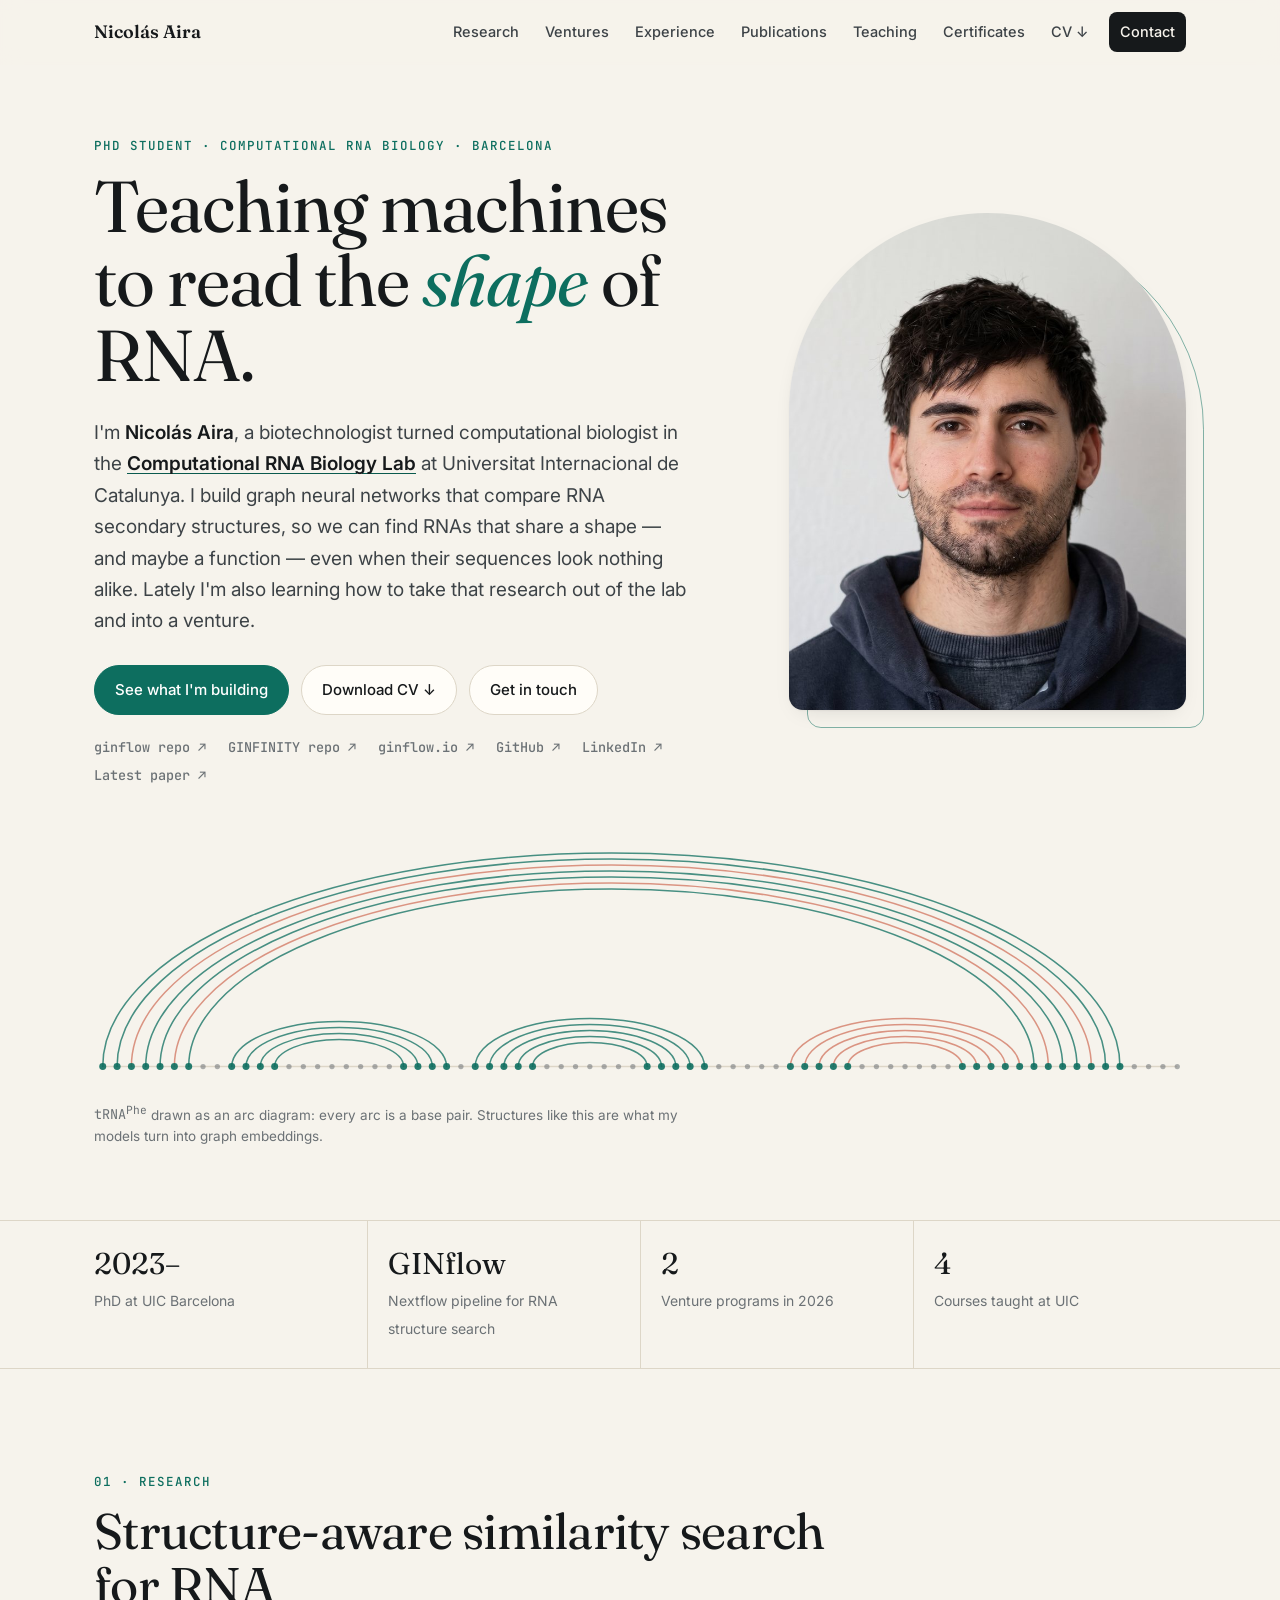
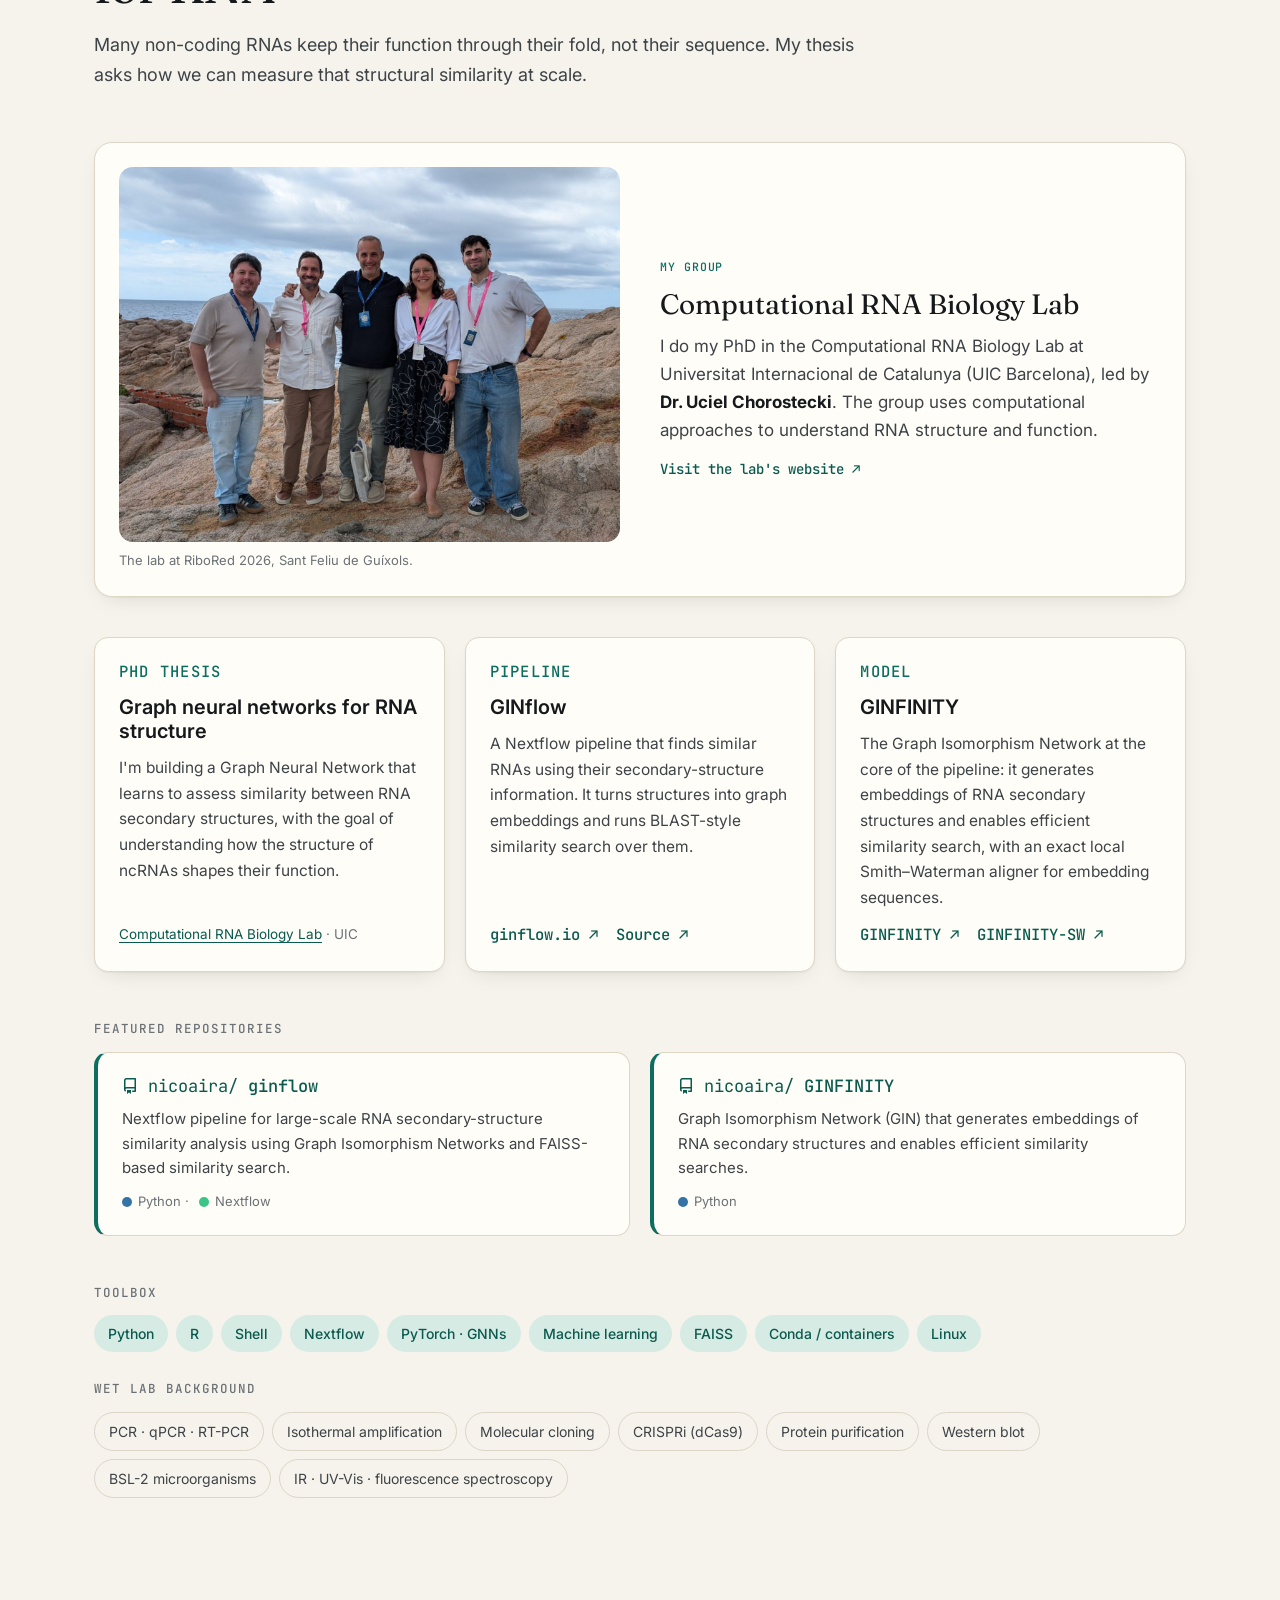
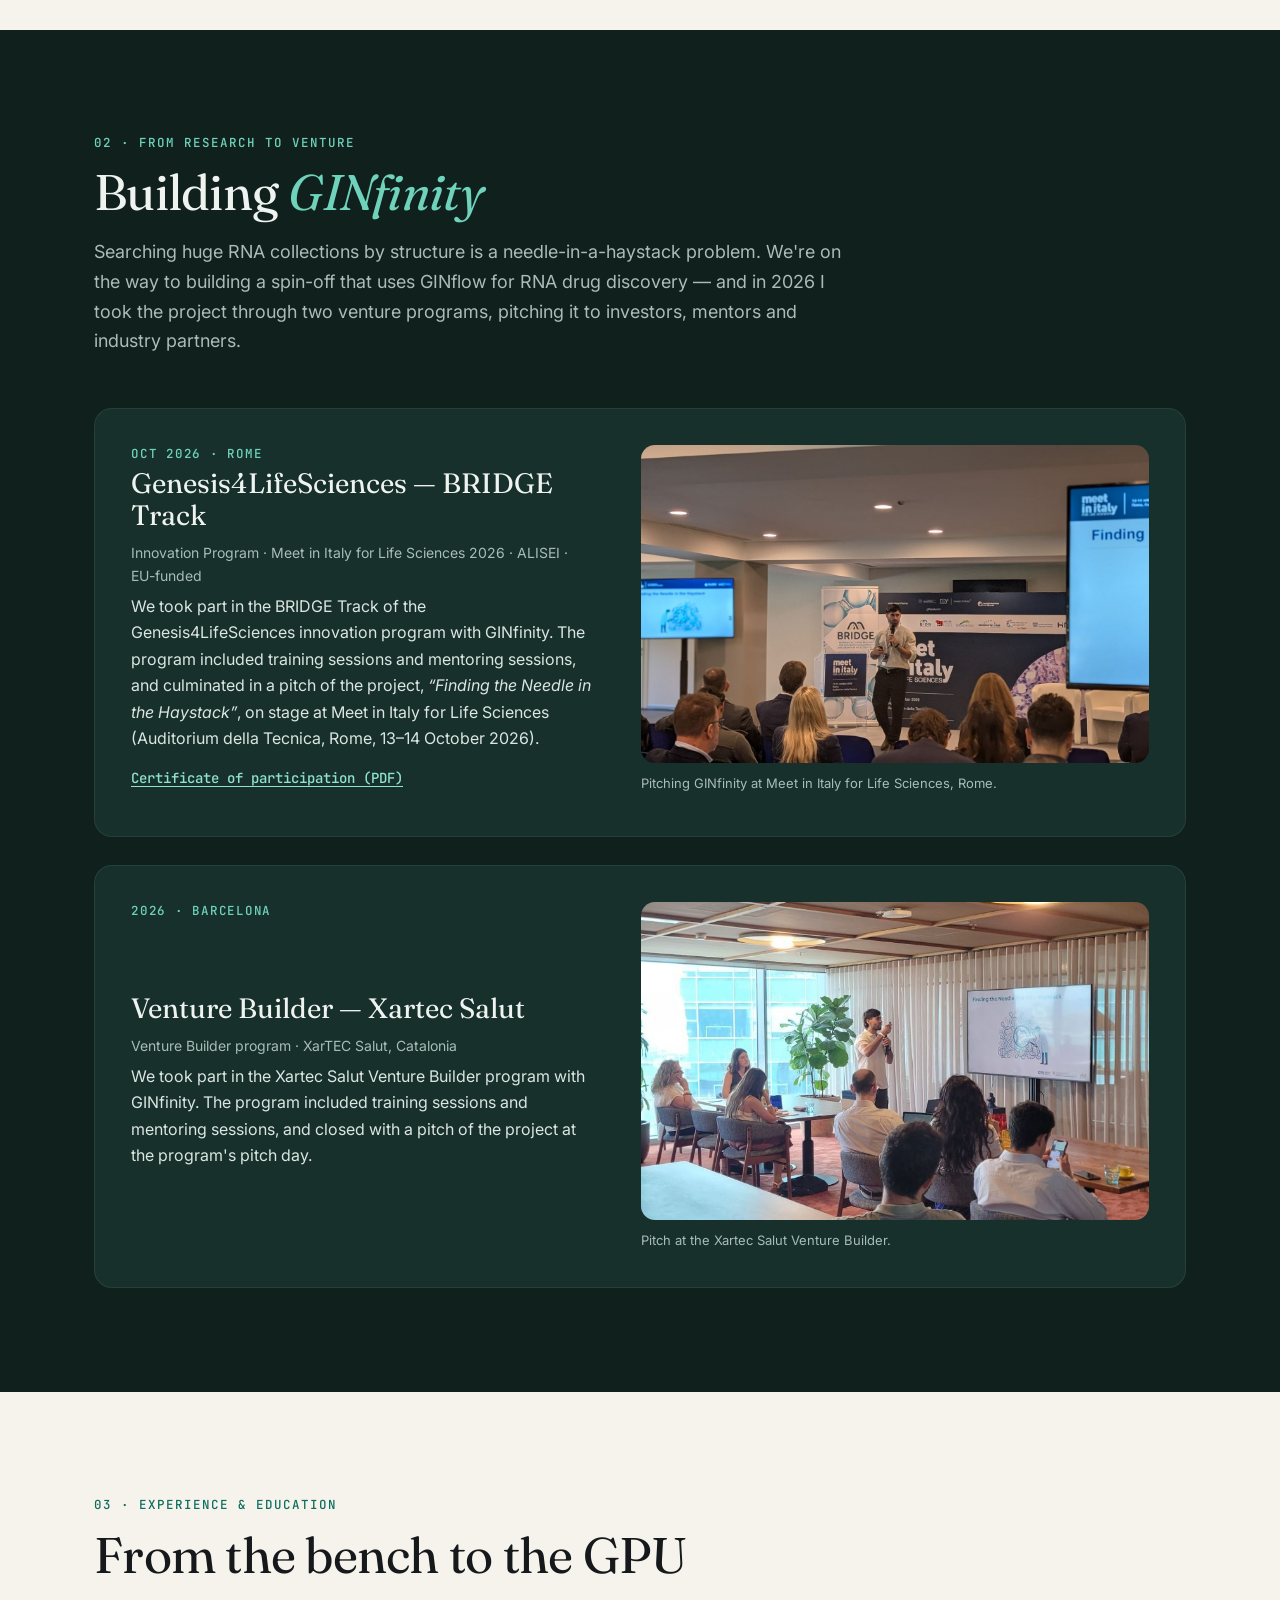
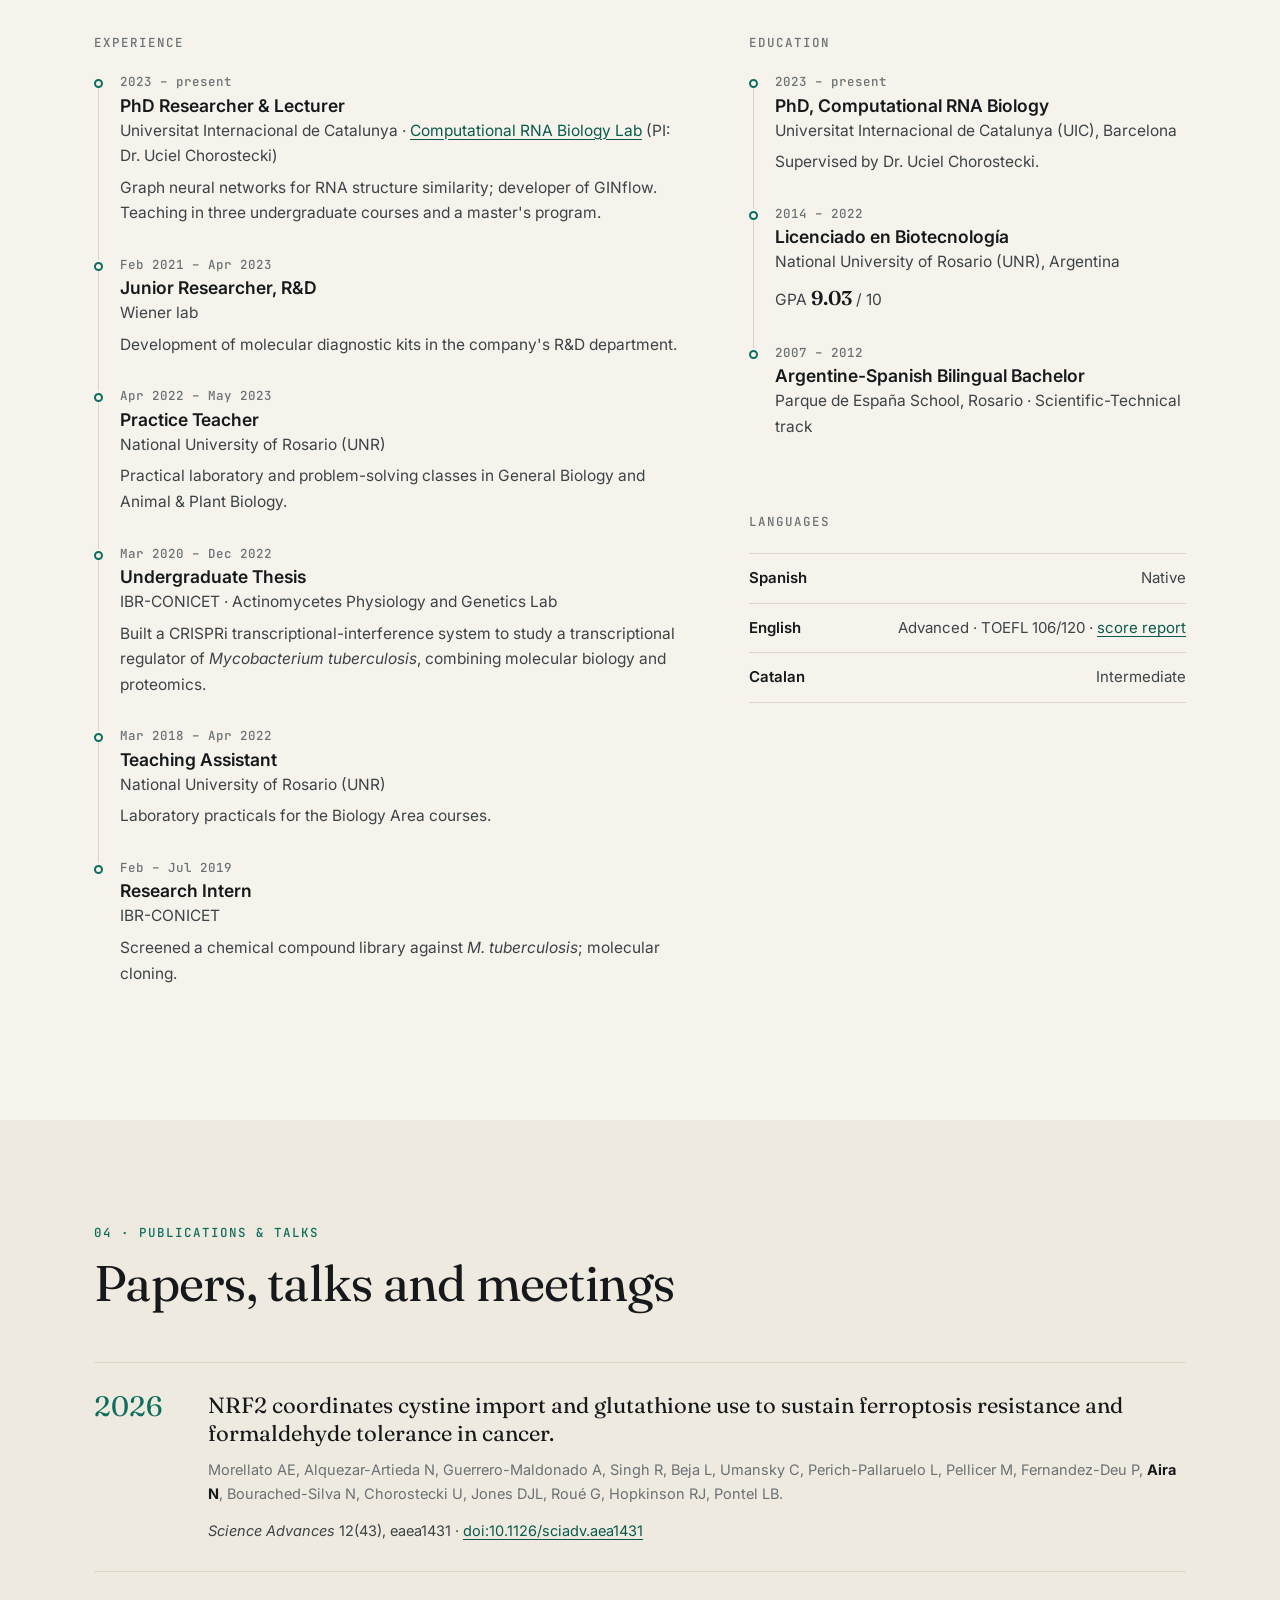
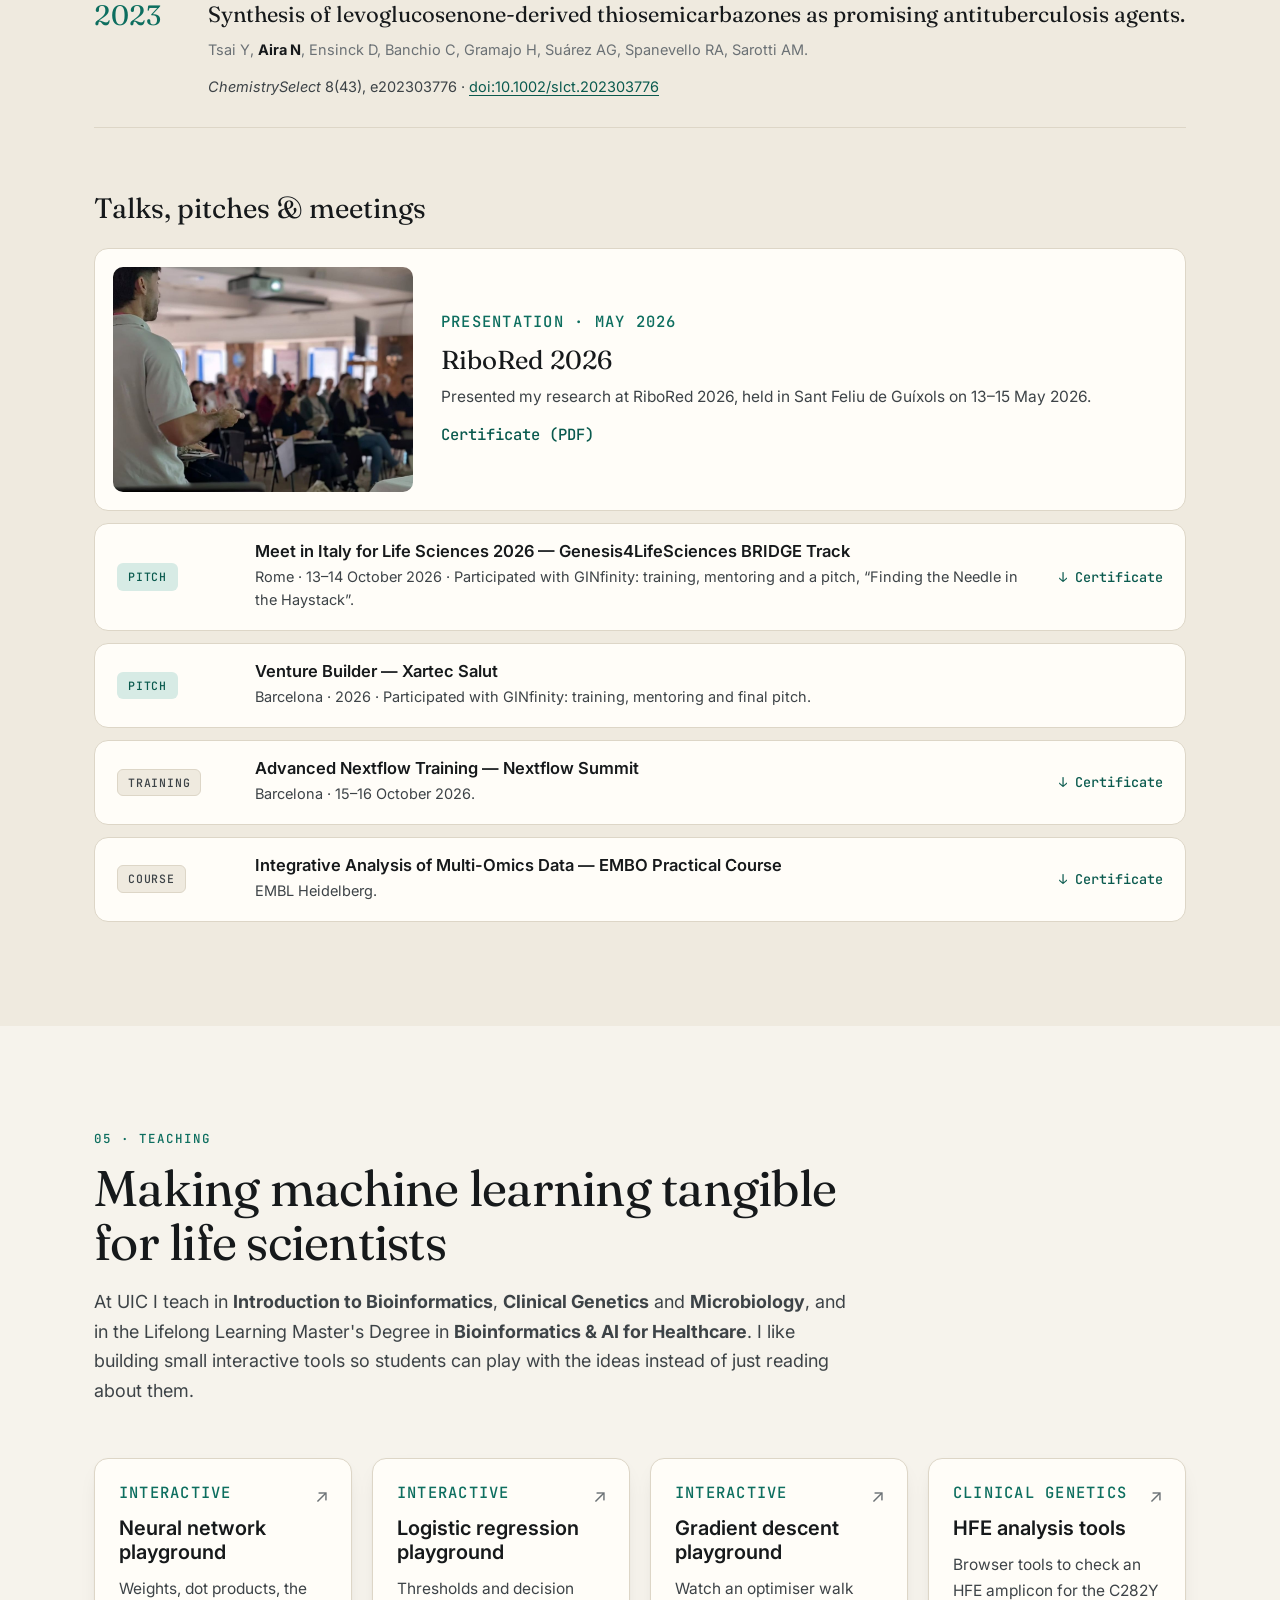
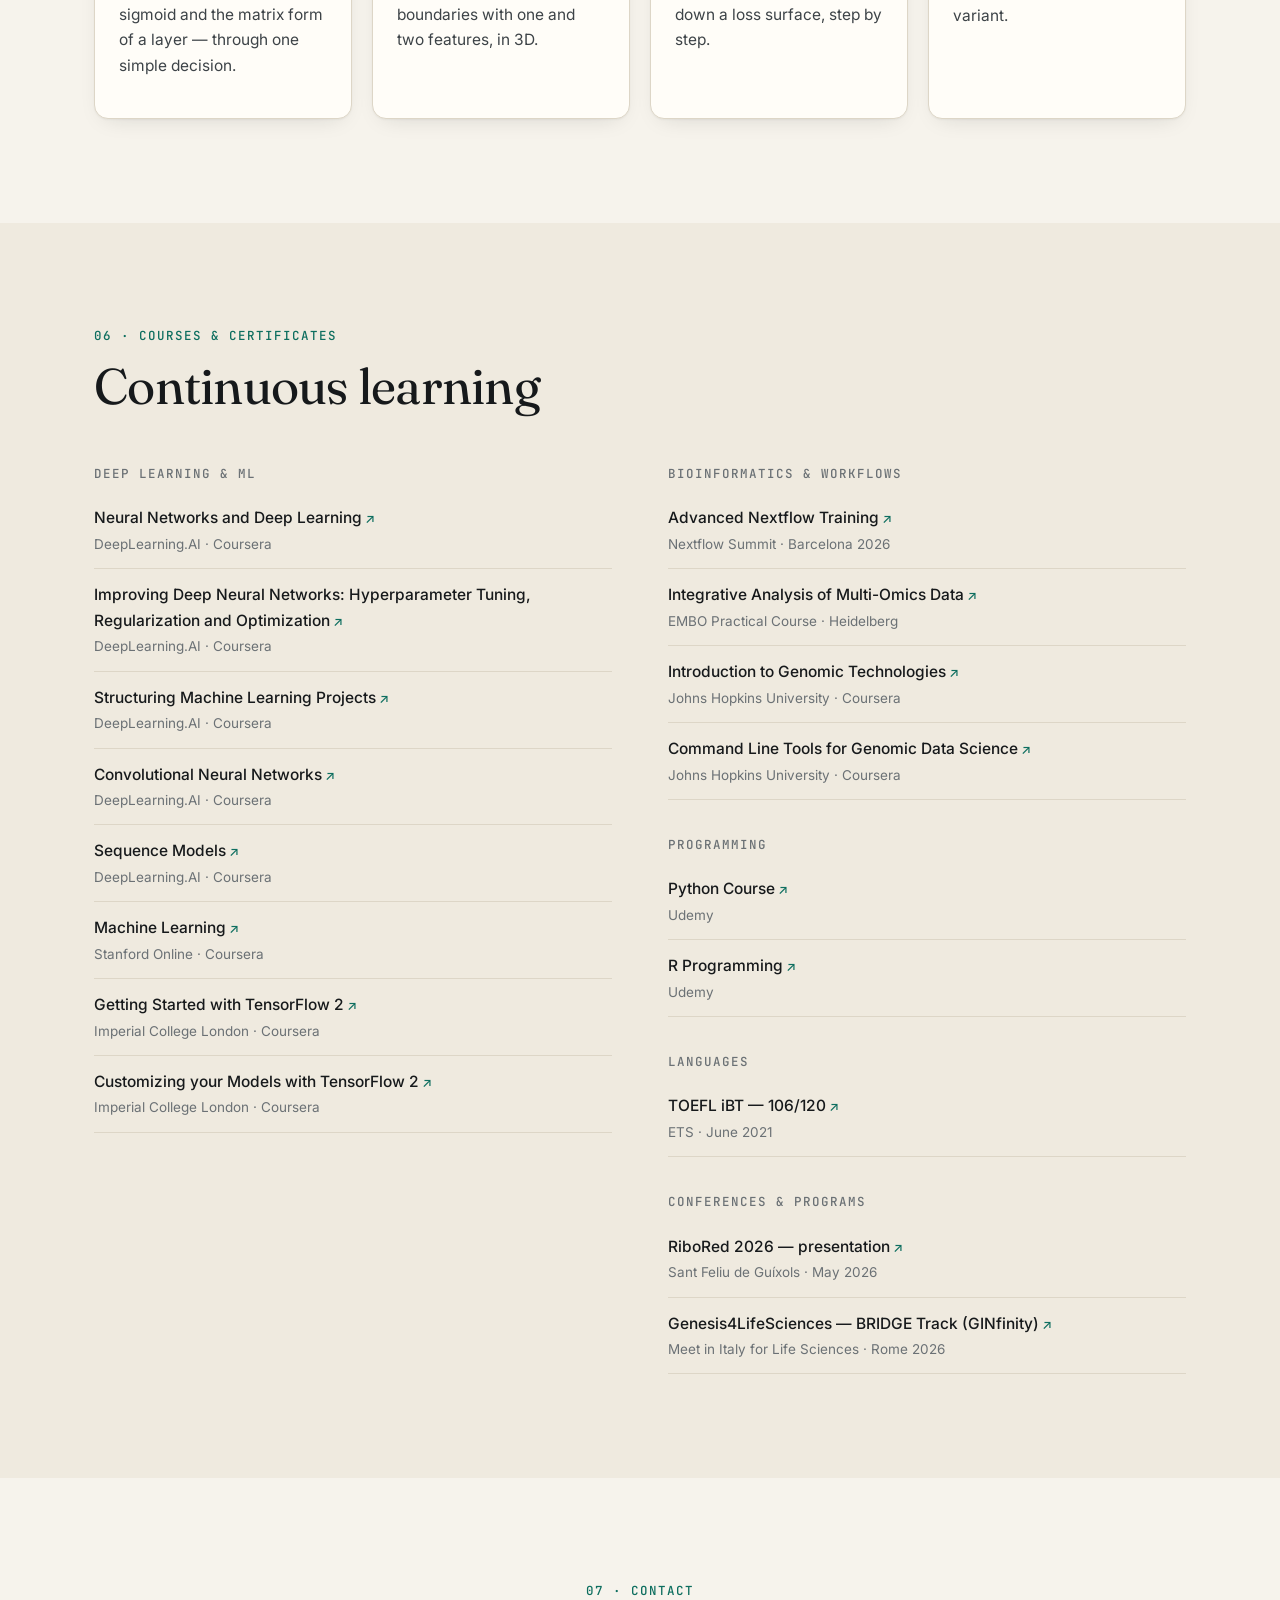
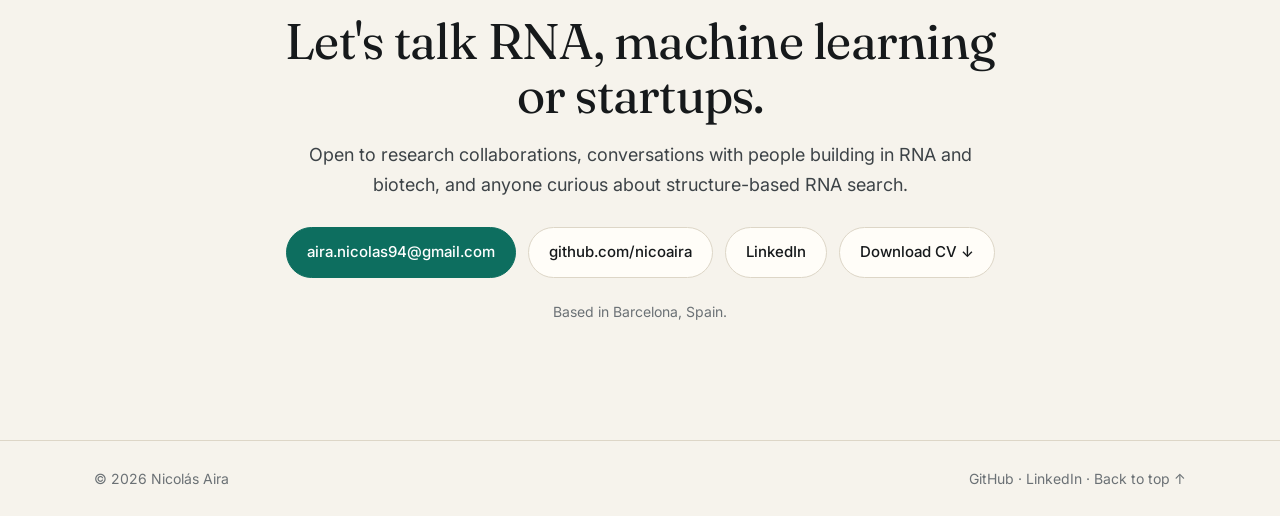
<file: index.html>
<!doctype html>
<html lang="en">
<head>
  <meta charset="utf-8">
  <meta name="viewport" content="width=device-width, initial-scale=1">
  <title>Nicolás Aira (Nicolas Aira) · Computational RNA Biology · UIC Barcelona</title>
  <meta name="description" content="Nicolás Aira (Nicolas Aira) is a PhD researcher in Computational RNA Biology at UIC Barcelona (Computational RNA Biology Lab), building graph neural networks for RNA secondary structure comparison — GINflow, GINFINITY — and an RNA drug discovery spin-off.">
  <meta name="author" content="Nicolás Aira">
  <meta property="og:title" content="Nicolás Aira · Computational RNA Biology">
  <meta property="og:description" content="PhD student building graph neural networks to compare RNA secondary structures — and turning that research into a venture.">
  <meta property="og:type" content="website">
  <meta property="og:url" content="https://nicoaira.github.io/">
  <meta property="og:image" content="https://nicoaira.github.io/assets/img/portrait.jpg">
  <link rel="canonical" href="https://nicoaira.github.io/">
  <meta name="robots" content="index, follow">
  <meta property="og:site_name" content="Nicolás Aira">
  <meta property="profile:first_name" content="Nicolás">
  <meta property="profile:last_name" content="Aira">
  <meta name="twitter:card" content="summary">
  <meta name="twitter:title" content="Nicolás Aira · Computational RNA Biology">
  <meta name="twitter:image" content="https://nicoaira.github.io/assets/img/portrait.jpg">
  <script type="application/ld+json">
  {
    "@context": "https://schema.org",
    "@type": "Person",
    "name": "Nicolás Aira",
    "alternateName": ["Nicolas Aira", "Nico Aira", "N. Aira"],
    "givenName": "Nicolás",
    "familyName": "Aira",
    "url": "https://nicoaira.github.io/",
    "image": "https://nicoaira.github.io/assets/img/portrait.jpg",
    "jobTitle": "PhD Researcher in Computational RNA Biology",
    "worksFor": {
      "@type": "ResearchOrganization",
      "name": "Computational RNA Biology Lab, Universitat Internacional de Catalunya",
      "url": "https://researchgroups.uic.es/computational-rna-biology/"
    },
    "affiliation": { "@type": "CollegeOrUniversity", "name": "Universitat Internacional de Catalunya (UIC Barcelona)" },
    "address": { "@type": "PostalAddress", "addressLocality": "Barcelona", "addressCountry": "ES" },
    "knowsAbout": ["RNA secondary structure", "Graph neural networks", "Bioinformatics", "RNA drug discovery", "Nextflow"],
    "sameAs": [
      "https://github.com/nicoaira",
      "https://es.linkedin.com/in/nicoaira",
      "https://www.linkedin.com/in/nicoaira"
    ]
  }
  </script>
  <link rel="icon" href="data:image/svg+xml,<svg xmlns='http://www.w3.org/2000/svg' viewBox='0 0 32 32'><rect width='32' height='32' rx='7' fill='%230d6e5f'/><path d='M7 22 A9 9 0 0 1 25 22 M11 22 A5 5 0 0 1 21 22' fill='none' stroke='%23f6f3ec' stroke-width='2.4' stroke-linecap='round'/></svg>">
  <link rel="preconnect" href="https://fonts.googleapis.com">
  <link rel="preconnect" href="https://fonts.gstatic.com" crossorigin>
  <link href="https://fonts.googleapis.com/css2?family=Fraunces:opsz,wght@9..144,400;9..144,600&family=Inter:wght@400;500;600&family=JetBrains+Mono:wght@400;500&display=swap" rel="stylesheet">
  <link rel="stylesheet" href="assets/css/style.css">
</head>
<body>
  <a class="skip" href="#main">Skip to content</a>

  <header class="nav" id="top">
    <div class="wrap nav__inner">
      <a class="nav__brand" href="#top">Nicolás Aira</a>
      <button class="nav__toggle" aria-expanded="false" aria-controls="nav-links" aria-label="Open menu">
        <span></span><span></span>
      </button>
      <nav id="nav-links" class="nav__links" aria-label="Sections">
        <a href="#research">Research</a>
        <a href="#ventures">Ventures</a>
        <a href="#experience">Experience</a>
        <a href="#publications">Publications</a>
        <a href="#teaching">Teaching</a>
        <a href="#certificates">Certificates</a>
        <a href="assets/Nicolas_Aira_CV.pdf" download>CV ↓</a>
        <a href="#contact" class="nav__cta">Contact</a>
      </nav>
    </div>
  </header>

  <main id="main">
    <!-- HERO -->
    <section class="hero">
      <div class="wrap hero__grid">
        <div class="hero__text">
          <p class="eyebrow">PhD Student · Computational RNA Biology · Barcelona</p>
          <h1>Teaching machines to read the <em>shape</em> of RNA.</h1>
          <p class="lede">
            I'm <strong>Nicolás Aira</strong>, a biotechnologist turned computational biologist in the
            <a href="https://researchgroups.uic.es/computational-rna-biology/" rel="noopener"><strong>Computational RNA Biology Lab</strong></a>
            at Universitat Internacional de Catalunya. I build graph neural networks
            that compare RNA secondary structures, so we can find RNAs that share a
            shape — and maybe a function — even when their sequences look nothing alike.
            Lately I'm also learning how to take that research out of the lab and into a venture.
          </p>
          <div class="hero__actions">
            <a class="btn btn--primary" href="#ventures">See what I'm building</a>
            <a class="btn" href="assets/Nicolas_Aira_CV.pdf" download>Download CV ↓</a>
            <a class="btn" href="mailto:aira.nicolas94@gmail.com">Get in touch</a>
          </div>
          <ul class="hero__links">
            <li><a href="https://github.com/nicoaira/ginflow" rel="noopener">ginflow repo</a></li>
            <li><a href="https://github.com/nicoaira/GINFINITY" rel="noopener">GINFINITY repo</a></li>
            <li><a href="https://ginflow.io/" rel="noopener">ginflow.io</a></li>
            <li><a href="https://github.com/nicoaira" rel="noopener">GitHub</a></li>
            <li><a href="https://es.linkedin.com/in/nicoaira" rel="noopener">LinkedIn</a></li>
            <li><a href="https://doi.org/10.1126/sciadv.aea1431" rel="noopener">Latest paper</a></li>
          </ul>
        </div>
        <figure class="hero__portrait">
          <img src="assets/img/portrait.jpg" width="720" height="900" alt="Portrait of Nicolás Aira">
        </figure>
      </div>
      <div class="wrap">
        <figure class="arc" aria-labelledby="arc-cap">
          <svg id="arc-svg" role="img" aria-label="Arc diagram of a transfer RNA secondary structure"></svg>
          <figcaption id="arc-cap"><span class="mono">tRNA<sup>Phe</sup></span> drawn as an arc diagram: every arc is a base pair. Structures like this are what my models turn into graph embeddings.</figcaption>
        </figure>
      </div>
    </section>

    <!-- AT A GLANCE -->
    <section class="glance" aria-label="At a glance">
      <div class="wrap glance__grid">
        <div><span class="glance__num">2023–</span><span class="glance__lbl">PhD at UIC Barcelona</span></div>
        <div><span class="glance__num">GINflow</span><span class="glance__lbl">Nextflow pipeline for RNA structure search</span></div>
        <div><span class="glance__num">2</span><span class="glance__lbl">Venture programs in 2026</span></div>
        <div><span class="glance__num">4</span><span class="glance__lbl">Courses taught at UIC</span></div>
      </div>
    </section>

    <!-- RESEARCH -->
    <section class="section" id="research">
      <div class="wrap">
        <header class="section__head">
          <p class="eyebrow">01 · Research</p>
          <h2>Structure-aware similarity search for RNA</h2>
          <p class="section__intro">
            Many non-coding RNAs keep their function through their fold, not their sequence.
            My thesis asks how we can measure that structural similarity at scale.
          </p>
        </header>

        <div class="lab">
          <figure class="lab__photo">
            <img src="assets/img/lab-group-ribored-2026.jpg" width="1400" height="1050" loading="lazy" alt="Members of the Computational RNA Biology Lab standing together on the rocky coast at Sant Feliu de Guíxols">
            <figcaption>The lab at RiboRed 2026, Sant Feliu de Guíxols.</figcaption>
          </figure>
          <div class="lab__text">
            <p class="card__tag">My group</p>
            <h3>Computational RNA Biology Lab</h3>
            <p>I do my PhD in the Computational RNA Biology Lab at Universitat Internacional de Catalunya (UIC Barcelona), led by <strong>Dr. Uciel Chorostecki</strong>. The group uses computational approaches to understand RNA structure and function.</p>
            <p class="card__links"><a href="https://researchgroups.uic.es/computational-rna-biology/" rel="noopener">Visit the lab's website ↗</a></p>
          </div>
        </div>

        <div class="cards cards--3">
          <article class="card">
            <p class="card__tag">PhD thesis</p>
            <h3>Graph neural networks for RNA structure</h3>
            <p>I'm building a Graph Neural Network that learns to assess similarity between RNA secondary structures, with the goal of understanding how the structure of ncRNAs shapes their function.</p>
            <p class="card__meta"><a href="https://researchgroups.uic.es/computational-rna-biology/" rel="noopener">Computational RNA Biology Lab</a> · UIC</p>
          </article>
          <article class="card">
            <p class="card__tag">Pipeline</p>
            <h3>GINflow</h3>
            <p>A Nextflow pipeline that finds similar RNAs using their secondary-structure information. It turns structures into graph embeddings and runs BLAST-style similarity search over them.</p>
            <p class="card__links">
              <a href="https://ginflow.io/" rel="noopener">ginflow.io ↗</a>
              <a href="https://github.com/nicoaira/ginflow" rel="noopener">Source ↗</a>
            </p>
          </article>
          <article class="card">
            <p class="card__tag">Model</p>
            <h3>GINFINITY</h3>
            <p>The Graph Isomorphism Network at the core of the pipeline: it generates embeddings of RNA secondary structures and enables efficient similarity search, with an exact local Smith–Waterman aligner for embedding sequences.</p>
            <p class="card__links">
              <a href="https://github.com/nicoaira/GINFINITY" rel="noopener">GINFINITY ↗</a>
              <a href="https://github.com/nicoaira/GINFINITY-SW" rel="noopener">GINFINITY-SW ↗</a>
            </p>
          </article>
        </div>

        <div class="repos">
          <h3 class="stack__title">Featured repositories</h3>
          <div class="repos__grid">
            <a class="repo" href="https://github.com/nicoaira/ginflow" rel="noopener">
              <span class="repo__name"><svg viewBox="0 0 16 16" aria-hidden="true"><path d="M2 2.5A2.5 2.5 0 0 1 4.5 0h8.75a.75.75 0 0 1 .75.75v12.5a.75.75 0 0 1-.75.75h-2.5a.75.75 0 0 1 0-1.5h1.75v-2h-8a1 1 0 0 0-.71 1.71.75.75 0 0 1-1.06 1.06A2.49 2.49 0 0 1 2 11.5Zm10.5-1h-8a1 1 0 0 0-1 1v6.71A2.49 2.49 0 0 1 4.5 9h8ZM5 12.25a.25.25 0 0 1 .25-.25h3.5a.25.25 0 0 1 .25.25v3.25a.25.25 0 0 1-.4.2l-1.45-1.09a.25.25 0 0 0-.3 0L5.4 15.7a.25.25 0 0 1-.4-.2Z"/></svg>nicoaira/<strong>ginflow</strong></span>
              <span class="repo__desc">Nextflow pipeline for large-scale RNA secondary-structure similarity analysis using Graph Isomorphism Networks and FAISS-based similarity search.</span>
              <span class="repo__meta"><span class="dot dot--py"></span>Python · <span class="dot dot--nf"></span>Nextflow</span>
            </a>
            <a class="repo" href="https://github.com/nicoaira/GINFINITY" rel="noopener">
              <span class="repo__name"><svg viewBox="0 0 16 16" aria-hidden="true"><path d="M2 2.5A2.5 2.5 0 0 1 4.5 0h8.75a.75.75 0 0 1 .75.75v12.5a.75.75 0 0 1-.75.75h-2.5a.75.75 0 0 1 0-1.5h1.75v-2h-8a1 1 0 0 0-.71 1.71.75.75 0 0 1-1.06 1.06A2.49 2.49 0 0 1 2 11.5Zm10.5-1h-8a1 1 0 0 0-1 1v6.71A2.49 2.49 0 0 1 4.5 9h8ZM5 12.25a.25.25 0 0 1 .25-.25h3.5a.25.25 0 0 1 .25.25v3.25a.25.25 0 0 1-.4.2l-1.45-1.09a.25.25 0 0 0-.3 0L5.4 15.7a.25.25 0 0 1-.4-.2Z"/></svg>nicoaira/<strong>GINFINITY</strong></span>
              <span class="repo__desc">Graph Isomorphism Network (GIN) that generates embeddings of RNA secondary structures and enables efficient similarity searches.</span>
              <span class="repo__meta"><span class="dot dot--py"></span>Python</span>
            </a>
          </div>
        </div>

        <div class="stack">
          <h3 class="stack__title">Toolbox</h3>
          <ul class="chips">
            <li>Python</li><li>R</li><li>Shell</li><li>Nextflow</li><li>PyTorch · GNNs</li>
            <li>Machine learning</li><li>FAISS</li><li>Conda / containers</li><li>Linux</li>
          </ul>
          <h3 class="stack__title">Wet lab background</h3>
          <ul class="chips chips--quiet">
            <li>PCR · qPCR · RT-PCR</li><li>Isothermal amplification</li><li>Molecular cloning</li>
            <li>CRISPRi (dCas9)</li><li>Protein purification</li><li>Western blot</li>
            <li>BSL-2 microorganisms</li><li>IR · UV-Vis · fluorescence spectroscopy</li>
          </ul>
        </div>
      </div>
    </section>

    <!-- VENTURES -->
    <section class="section section--ink" id="ventures">
      <div class="wrap">
        <header class="section__head">
          <p class="eyebrow">02 · From research to venture</p>
          <h2>Building <span class="hl">GINfinity</span></h2>
          <p class="section__intro">
            Searching huge RNA collections by structure is a needle-in-a-haystack problem.
            We're on the way to building a spin-off that uses GINflow for RNA drug discovery — and in 2026
            I took the project through two venture programs, pitching it to investors, mentors and industry partners.
          </p>
        </header>

        <ol class="timeline timeline--venture">
          <li class="tl">
            <div class="tl__when">Oct 2026 · Rome</div>
            <div class="tl__body">
              <h3>Genesis4LifeSciences — BRIDGE Track</h3>
              <p class="tl__org">Innovation Program · Meet in Italy for Life Sciences 2026 · ALISEI · EU-funded</p>
              <p>We took part in the BRIDGE Track of the Genesis4LifeSciences innovation program with GINfinity. The program included training sessions and mentoring sessions, and culminated in a pitch of the project, <em>“Finding the Needle in the Haystack”</em>, on stage at Meet in Italy for Life Sciences (Auditorium della Tecnica, Rome, 13–14 October 2026).</p>
              <p class="tl__links"><a href="assets/certificates/Genesis4LifeSciences_BRIDGE_Track_GINfinity.pdf">Certificate of participation (PDF)</a></p>
            </div>
            <figure class="tl__media">
              <img src="assets/img/pitch-rome-bridge.jpg" width="1600" height="900" loading="lazy" alt="Nicolás pitching GINfinity on stage at Meet in Italy for Life Sciences in Rome, with the BRIDGE banner behind him">
              <figcaption>Pitching GINfinity at Meet in Italy for Life Sciences, Rome.</figcaption>
            </figure>
          </li>
          <li class="tl">
            <div class="tl__when">2026 · Barcelona</div>
            <div class="tl__body">
              <h3>Venture Builder — Xartec Salut</h3>
              <p class="tl__org">Venture Builder program · XarTEC Salut, Catalonia</p>
              <p>We took part in the Xartec Salut Venture Builder program with GINfinity. The program included training sessions and mentoring sessions, and closed with a pitch of the project at the program's pitch day.</p>
            </div>
            <figure class="tl__media tl__media--tall">
              <img src="assets/img/pitch-xartec-salut.jpg" width="800" height="1422" loading="lazy" alt="Nicolás presenting the project to the audience at the Xartec Salut Venture Builder pitch">
              <figcaption>Pitch at the Xartec Salut Venture Builder.</figcaption>
            </figure>
          </li>
        </ol>
      </div>
    </section>

    <!-- EXPERIENCE -->
    <section class="section" id="experience">
      <div class="wrap">
        <header class="section__head">
          <p class="eyebrow">03 · Experience &amp; education</p>
          <h2>From the bench to the GPU</h2>
        </header>

        <div class="two-col">
          <div>
            <h3 class="col__title">Experience</h3>
            <ol class="timeline">
              <li class="tl">
                <div class="tl__when">2023 – present</div>
                <div class="tl__body">
                  <h4>PhD Researcher &amp; Lecturer</h4>
                  <p class="tl__org">Universitat Internacional de Catalunya · <a href="https://researchgroups.uic.es/computational-rna-biology/" rel="noopener">Computational RNA Biology Lab</a> (PI: Dr. Uciel Chorostecki)</p>
                  <p>Graph neural networks for RNA structure similarity; developer of GINflow. Teaching in three undergraduate courses and a master's program.</p>
                </div>
              </li>
              <li class="tl">
                <div class="tl__when">Feb 2021 – Apr 2023</div>
                <div class="tl__body">
                  <h4>Junior Researcher, R&amp;D</h4>
                  <p class="tl__org">Wiener lab</p>
                  <p>Development of molecular diagnostic kits in the company's R&amp;D department.</p>
                </div>
              </li>
              <li class="tl">
                <div class="tl__when">Apr 2022 – May 2023</div>
                <div class="tl__body">
                  <h4>Practice Teacher</h4>
                  <p class="tl__org">National University of Rosario (UNR)</p>
                  <p>Practical laboratory and problem-solving classes in General Biology and Animal &amp; Plant Biology.</p>
                </div>
              </li>
              <li class="tl">
                <div class="tl__when">Mar 2020 – Dec 2022</div>
                <div class="tl__body">
                  <h4>Undergraduate Thesis</h4>
                  <p class="tl__org">IBR-CONICET · Actinomycetes Physiology and Genetics Lab</p>
                  <p>Built a CRISPRi transcriptional-interference system to study a transcriptional regulator of <em>Mycobacterium tuberculosis</em>, combining molecular biology and proteomics.</p>
                </div>
              </li>
              <li class="tl">
                <div class="tl__when">Mar 2018 – Apr 2022</div>
                <div class="tl__body">
                  <h4>Teaching Assistant</h4>
                  <p class="tl__org">National University of Rosario (UNR)</p>
                  <p>Laboratory practicals for the Biology Area courses.</p>
                </div>
              </li>
              <li class="tl">
                <div class="tl__when">Feb – Jul 2019</div>
                <div class="tl__body">
                  <h4>Research Intern</h4>
                  <p class="tl__org">IBR-CONICET</p>
                  <p>Screened a chemical compound library against <em>M. tuberculosis</em>; molecular cloning.</p>
                </div>
              </li>
            </ol>
          </div>

          <div>
            <h3 class="col__title">Education</h3>
            <ol class="timeline">
              <li class="tl">
                <div class="tl__when">2023 – present</div>
                <div class="tl__body">
                  <h4>PhD, Computational RNA Biology</h4>
                  <p class="tl__org">Universitat Internacional de Catalunya (UIC), Barcelona</p>
                  <p>Supervised by Dr. Uciel Chorostecki.</p>
                </div>
              </li>
              <li class="tl">
                <div class="tl__when">2014 – 2022</div>
                <div class="tl__body">
                  <h4>Licenciado en Biotecnología</h4>
                  <p class="tl__org">National University of Rosario (UNR), Argentina</p>
                  <p class="gpa">GPA <strong>9.03</strong> / 10</p>
                </div>
              </li>
              <li class="tl">
                <div class="tl__when">2007 – 2012</div>
                <div class="tl__body">
                  <h4>Argentine-Spanish Bilingual Bachelor</h4>
                  <p class="tl__org">Parque de España School, Rosario · Scientific-Technical track</p>
                </div>
              </li>
            </ol>

            <h3 class="col__title">Languages</h3>
            <ul class="langs">
              <li><span>Spanish</span><span>Native</span></li>
              <li><span>English</span><span>Advanced · TOEFL 106/120 · <a href="assets/certificates/TOEFL_iBT_Score_Report_Aira_Nicolas.pdf">score report</a></span></li>
              <li><span>Catalan</span><span>Intermediate</span></li>
            </ul>
          </div>
        </div>
      </div>
    </section>

    <!-- PUBLICATIONS & TALKS -->
    <section class="section section--tint" id="publications">
      <div class="wrap">
        <header class="section__head">
          <p class="eyebrow">04 · Publications &amp; talks</p>
          <h2>Papers, talks and meetings</h2>
        </header>

        <ol class="pubs">
          <li class="pub">
            <span class="pub__year">2026</span>
            <div>
              <h3><a href="https://doi.org/10.1126/sciadv.aea1431" rel="noopener">NRF2 coordinates cystine import and glutathione use to sustain ferroptosis resistance and formaldehyde tolerance in cancer.</a></h3>
              <p class="pub__authors">Morellato AE, Alquezar-Artieda N, Guerrero-Maldonado A, Singh R, Beja L, Umansky C, Perich-Pallaruelo L, Pellicer M, Fernandez-Deu P, <strong>Aira N</strong>, Bourached-Silva N, Chorostecki U, Jones DJL, Roué G, Hopkinson RJ, Pontel LB.</p>
              <p class="pub__venue"><em>Science Advances</em> 12(43), eaea1431 · <a href="https://doi.org/10.1126/sciadv.aea1431" rel="noopener">doi:10.1126/sciadv.aea1431</a></p>
            </div>
          </li>
          <li class="pub">
            <span class="pub__year">2023</span>
            <div>
              <h3><a href="https://doi.org/10.1002/slct.202303776" rel="noopener">Synthesis of levoglucosenone-derived thiosemicarbazones as promising antituberculosis agents.</a></h3>
              <p class="pub__authors">Tsai Y, <strong>Aira N</strong>, Ensinck D, Banchio C, Gramajo H, Suárez AG, Spanevello RA, Sarotti AM.</p>
              <p class="pub__venue"><em>ChemistrySelect</em> 8(43), e202303776 · <a href="https://doi.org/10.1002/slct.202303776" rel="noopener">doi:10.1002/slct.202303776</a></p>
            </div>
          </li>
        </ol>

        <h3 class="sub">Talks, pitches &amp; meetings</h3>
        <article class="feature">
          <figure class="feature__photo">
            <img src="assets/img/ribored-2026-talk.jpg" width="1100" height="1100" loading="lazy" alt="Nicolás giving a presentation to a seated audience at RiboRed 2026">
          </figure>
          <div class="feature__text">
            <p class="card__tag">Presentation · May 2026</p>
            <h4>RiboRed 2026</h4>
            <p>Presented my research at RiboRed 2026, held in Sant Feliu de Guíxols on 13–15 May 2026.</p>
            <p class="card__links"><a href="assets/certificates/RiboRed_2026_Aira_Nicolas.pdf">Certificate (PDF)</a></p>
          </div>
        </article>
        <ul class="events">
          <li class="event">
            <span class="badge badge--talk">Pitch</span>
            <div>
              <h4>Meet in Italy for Life Sciences 2026 — Genesis4LifeSciences BRIDGE Track</h4>
              <p>Rome · 13–14 October 2026 · Participated with GINfinity: training, mentoring and a pitch, “Finding the Needle in the Haystack”.</p>
            </div>
            <a class="event__doc" href="assets/certificates/Genesis4LifeSciences_BRIDGE_Track_GINfinity.pdf">Certificate</a>
          </li>
          <li class="event">
            <span class="badge badge--talk">Pitch</span>
            <div>
              <h4>Venture Builder — Xartec Salut</h4>
              <p>Barcelona · 2026 · Participated with GINfinity: training, mentoring and final pitch.</p>
            </div>
          </li>
          <li class="event">
            <span class="badge">Training</span>
            <div>
              <h4>Advanced Nextflow Training — Nextflow Summit</h4>
              <p>Barcelona · 15–16 October 2026.</p>
            </div>
            <a class="event__doc" href="assets/certificates/Nextflow_Training_Barcelona_2026_Aira_Nicolas.pdf">Certificate</a>
          </li>
          <li class="event">
            <span class="badge">Course</span>
            <div>
              <h4>Integrative Analysis of Multi-Omics Data — EMBO Practical Course</h4>
              <p>EMBL Heidelberg.</p>
            </div>
            <a class="event__doc" href="https://conference-service.com/pc24-07/download/939y5jbo/certificate_0012.pdf" rel="noopener">Certificate</a>
          </li>
        </ul>
      </div>
    </section>

    <!-- TEACHING -->
    <section class="section" id="teaching">
      <div class="wrap">
        <header class="section__head">
          <p class="eyebrow">05 · Teaching</p>
          <h2>Making machine learning tangible for life scientists</h2>
          <p class="section__intro">
            At UIC I teach in <strong>Introduction to Bioinformatics</strong>, <strong>Clinical Genetics</strong> and
            <strong>Microbiology</strong>, and in the Lifelong Learning Master's Degree in
            <strong>Bioinformatics &amp; AI for Healthcare</strong>. I like building small interactive tools so students can
            play with the ideas instead of just reading about them.
          </p>
        </header>

        <div class="cards cards--4">
          <a class="card card--link" href="https://nicoaira.github.io/neural-network-playground/" rel="noopener">
            <p class="card__tag">Interactive</p>
            <h3>Neural network playground</h3>
            <p>Weights, dot products, the sigmoid and the matrix form of a layer — through one simple decision.</p>
            <span class="card__arrow" aria-hidden="true">↗</span>
          </a>
          <a class="card card--link" href="https://nicoaira.github.io/logistic-regression-playground/" rel="noopener">
            <p class="card__tag">Interactive</p>
            <h3>Logistic regression playground</h3>
            <p>Thresholds and decision boundaries with one and two features, in 3D.</p>
            <span class="card__arrow" aria-hidden="true">↗</span>
          </a>
          <a class="card card--link" href="https://nicoaira.github.io/gradient-descent-playground/" rel="noopener">
            <p class="card__tag">Interactive</p>
            <h3>Gradient descent playground</h3>
            <p>Watch an optimiser walk down a loss surface, step by step.</p>
            <span class="card__arrow" aria-hidden="true">↗</span>
          </a>
          <a class="card card--link" href="https://nicoaira.github.io/hfe-analysis-tools/" rel="noopener">
            <p class="card__tag">Clinical Genetics</p>
            <h3>HFE analysis tools</h3>
            <p>Browser tools to check an HFE amplicon for the C282Y variant.</p>
            <span class="card__arrow" aria-hidden="true">↗</span>
          </a>
        </div>
      </div>
    </section>

    <!-- CERTIFICATES -->
    <section class="section section--tint" id="certificates">
      <div class="wrap">
        <header class="section__head">
          <p class="eyebrow">06 · Courses &amp; certificates</p>
          <h2>Continuous learning</h2>
        </header>

        <div class="certs">
          <div class="certs__group">
            <h3>Deep learning &amp; ML</h3>
            <ul>
              <li><a href="https://www.coursera.org/account/accomplishments/certificate/YC4JT62ZWUSQ" rel="noopener">Neural Networks and Deep Learning</a><span>DeepLearning.AI · Coursera</span></li>
              <li><a href="https://www.coursera.org/account/accomplishments/certificate/4KY9RQY2UBGS" rel="noopener">Improving Deep Neural Networks: Hyperparameter Tuning, Regularization and Optimization</a><span>DeepLearning.AI · Coursera</span></li>
              <li><a href="https://www.coursera.org/account/accomplishments/certificate/7APZC2PA8T8Z" rel="noopener">Structuring Machine Learning Projects</a><span>DeepLearning.AI · Coursera</span></li>
              <li><a href="https://www.coursera.org/account/accomplishments/certificate/FSYYS4SAU9XE" rel="noopener">Convolutional Neural Networks</a><span>DeepLearning.AI · Coursera</span></li>
              <li><a href="https://www.coursera.org/account/accomplishments/certificate/5Q8J4CTGX8BU" rel="noopener">Sequence Models</a><span>DeepLearning.AI · Coursera</span></li>
              <li><a href="https://www.coursera.org/account/accomplishments/certificate/7AYEMDPDPCBB" rel="noopener">Machine Learning</a><span>Stanford Online · Coursera</span></li>
              <li><a href="https://www.coursera.org/account/accomplishments/certificate/VF3GDB2T5XL3" rel="noopener">Getting Started with TensorFlow 2</a><span>Imperial College London · Coursera</span></li>
              <li><a href="https://www.coursera.org/account/accomplishments/certificate/QFKXT6VK3QBR" rel="noopener">Customizing your Models with TensorFlow 2</a><span>Imperial College London · Coursera</span></li>
            </ul>
          </div>
          <div class="certs__group">
            <h3>Bioinformatics &amp; workflows</h3>
            <ul>
              <li><a href="assets/certificates/Nextflow_Training_Barcelona_2026_Aira_Nicolas.pdf">Advanced Nextflow Training</a><span>Nextflow Summit · Barcelona 2026</span></li>
              <li><a href="https://conference-service.com/pc24-07/download/939y5jbo/certificate_0012.pdf" rel="noopener">Integrative Analysis of Multi-Omics Data</a><span>EMBO Practical Course · Heidelberg</span></li>
              <li><a href="https://www.coursera.org/account/accomplishments/certificate/8XUHQYUYN4M4" rel="noopener">Introduction to Genomic Technologies</a><span>Johns Hopkins University · Coursera</span></li>
              <li><a href="https://www.coursera.org/account/accomplishments/certificate/NVDFR7JNYFUL" rel="noopener">Command Line Tools for Genomic Data Science</a><span>Johns Hopkins University · Coursera</span></li>
            </ul>
            <h3>Programming</h3>
            <ul>
              <li><a href="http://ude.my/UC-e2c14a2f-59ab-4780-8126-d83f45be2c39" rel="noopener">Python Course</a><span>Udemy</span></li>
              <li><a href="https://udemy-certificate.s3.amazonaws.com/pdf/UC-821e70a1-a5e0-4a2b-a73b-bb8aca5e9307.pdf" rel="noopener">R Programming</a><span>Udemy</span></li>
            </ul>
            <h3>Languages</h3>
            <ul>
              <li><a href="assets/certificates/TOEFL_iBT_Score_Report_Aira_Nicolas.pdf">TOEFL iBT — 106/120</a><span>ETS · June 2021</span></li>
            </ul>
            <h3>Conferences &amp; programs</h3>
            <ul>
              <li><a href="assets/certificates/RiboRed_2026_Aira_Nicolas.pdf">RiboRed 2026 — presentation</a><span>Sant Feliu de Guíxols · May 2026</span></li>
              <li><a href="assets/certificates/Genesis4LifeSciences_BRIDGE_Track_GINfinity.pdf">Genesis4LifeSciences — BRIDGE Track (GINfinity)</a><span>Meet in Italy for Life Sciences · Rome 2026</span></li>
            </ul>
          </div>
        </div>
      </div>
    </section>

    <!-- CONTACT -->
    <section class="section contact" id="contact">
      <div class="wrap contact__inner">
        <p class="eyebrow">07 · Contact</p>
        <h2>Let's talk RNA, machine learning or startups.</h2>
        <p class="section__intro">Open to research collaborations, conversations with people building in RNA and biotech, and anyone curious about structure-based RNA search.</p>
        <div class="hero__actions">
          <a class="btn btn--primary" href="mailto:aira.nicolas94@gmail.com">aira.nicolas94@gmail.com</a>
          <a class="btn" href="https://github.com/nicoaira" rel="noopener">github.com/nicoaira</a>
          <a class="btn" href="https://es.linkedin.com/in/nicoaira" rel="noopener">LinkedIn</a>
          <a class="btn" href="assets/Nicolas_Aira_CV.pdf" download>Download CV ↓</a>
        </div>
        <p class="contact__loc">Based in Barcelona, Spain.</p>
      </div>
    </section>
  </main>

  <footer class="footer">
    <div class="wrap footer__inner">
      <span>© <span id="year">2026</span> Nicolás Aira</span>
      <span class="footer__links"><a href="https://github.com/nicoaira" rel="noopener">GitHub</a> · <a href="https://es.linkedin.com/in/nicoaira" rel="noopener">LinkedIn</a> · <a href="#top">Back to top ↑</a></span>
    </div>
  </footer>

  <script src="assets/js/main.js" defer></script>
</body>
</html>
</file>
<file: assets/css/style.css>
/* ---------- Tokens ---------- */
:root {
  --paper: #f6f3ec;
  --paper-2: #efeadf;
  --card: #fffdf8;
  --ink: #16191b;
  --ink-2: #3d4347;
  --muted: #6b7175;
  --line: #ddd6c7;
  --accent: #0d6e5f;
  --accent-ink: #0a5a4e;
  --accent-soft: #d7ebe5;
  --warm: #c8553d;
  --dark: #10201d;
  --dark-2: #17302b;
  --on-dark: #eef3f0;
  --on-dark-muted: #a9bcb6;
  --radius: 14px;
  --shadow: 0 1px 2px rgba(22,25,27,.04), 0 8px 24px -12px rgba(22,25,27,.18);
  --serif: "Fraunces", Georgia, "Times New Roman", serif;
  --sans: "Inter", system-ui, -apple-system, "Segoe UI", Roboto, sans-serif;
  --mono: "JetBrains Mono", ui-monospace, SFMono-Regular, Menlo, monospace;
  color-scheme: light;
}
@media (prefers-color-scheme: dark) {
  :root {
    --paper: #0f1413;
    --paper-2: #141b19;
    --card: #182120;
    --ink: #ecefe9;
    --ink-2: #c4cbc6;
    --muted: #8e9993;
    --line: #2a3532;
    --accent: #4cc2a8;
    --accent-ink: #6fd3bc;
    --accent-soft: #173a33;
    --warm: #e98a6f;
    --dark: #0a1110;
    --dark-2: #142320;
    --shadow: 0 1px 2px rgba(0,0,0,.3), 0 10px 30px -14px rgba(0,0,0,.6);
    color-scheme: dark;
  }
}

/* ---------- Base ---------- */
*, *::before, *::after { box-sizing: border-box; }
html { scroll-behavior: smooth; scroll-padding-top: 76px; -webkit-text-size-adjust: 100%; }
body {
  margin: 0;
  background: var(--paper);
  color: var(--ink);
  font: 400 17px/1.65 var(--sans);
  -webkit-font-smoothing: antialiased;
  text-rendering: optimizeLegibility;
}
img { max-width: 100%; height: auto; display: block; }
a { color: var(--accent-ink); text-decoration-thickness: 1px; text-underline-offset: 3px; }
a:hover { color: var(--warm); }
:focus-visible { outline: 2px solid var(--warm); outline-offset: 3px; border-radius: 4px; }
h1, h2, h3, h4 { margin: 0; line-height: 1.2; font-weight: 600; }
h1, h2 { font-family: var(--serif); font-weight: 400; letter-spacing: -.015em; }
p { margin: 0 0 .9em; }
.mono { font-family: var(--mono); }
.wrap { width: 100%; max-width: 1140px; margin: 0 auto; padding: 0 24px; }
@media (max-width: 600px) { .wrap { padding: 0 16px; } body { font-size: 16px; } }

.skip { position: absolute; left: -9999px; }
.skip:focus { left: 16px; top: 12px; z-index: 100; background: var(--ink); color: var(--paper); padding: 8px 14px; border-radius: 8px; }

.eyebrow {
  font: 500 12.5px/1.4 var(--mono);
  letter-spacing: .08em;
  text-transform: uppercase;
  color: var(--accent);
  margin-bottom: 14px;
}

/* ---------- Nav ---------- */
.nav {
  position: sticky; top: 0; z-index: 50;
  background: color-mix(in srgb, var(--paper) 86%, transparent);
  backdrop-filter: saturate(1.4) blur(10px);
  -webkit-backdrop-filter: saturate(1.4) blur(10px);
  border-bottom: 1px solid transparent;
  transition: border-color .2s;
}
.nav.is-scrolled { border-bottom-color: var(--line); }
.nav__inner { display: flex; align-items: center; justify-content: space-between; height: 64px; }
.nav__brand { font: 600 18px/1 var(--serif); color: var(--ink); text-decoration: none; }
.nav__links { display: flex; gap: 4px; align-items: center; }
.nav__links a {
  color: var(--ink-2); text-decoration: none; font-size: 14.5px; font-weight: 500;
  padding: 8px 11px; border-radius: 8px;
}
.nav__links a:hover { background: var(--paper-2); color: var(--ink); }
.nav__links a.nav__cta { background: var(--ink); color: var(--paper); margin-left: 6px; }
.nav__links a.nav__cta:hover { background: var(--accent); color: #fff; }
.nav__toggle { display: none; }

@media (max-width: 880px) {
  .nav__toggle {
    display: grid; place-items: center; gap: 5px; width: 42px; height: 42px;
    background: none; border: 1px solid var(--line); border-radius: 10px; cursor: pointer; padding: 0;
    align-content: center;
  }
  .nav__toggle span { display: block; width: 18px; height: 2px; background: var(--ink); border-radius: 2px; transition: transform .2s; }
  .nav__toggle[aria-expanded="true"] span:first-child { transform: translateY(3.5px) rotate(45deg); }
  .nav__toggle[aria-expanded="true"] span:last-child { transform: translateY(-3.5px) rotate(-45deg); }
  .nav__links {
    position: absolute; top: 64px; left: 0; right: 0;
    flex-direction: column; align-items: stretch; gap: 0;
    background: var(--paper); border-bottom: 1px solid var(--line);
    padding: 8px 16px 16px; display: none;
  }
  .nav__links.is-open { display: flex; }
  .nav__links a { padding: 12px 8px; font-size: 16px; }
  .nav__links a.nav__cta { margin: 8px 0 0; text-align: center; }
}

/* ---------- Hero ---------- */
.hero { padding: 72px 0 24px; overflow: hidden; }
.hero__grid { display: grid; grid-template-columns: 1.35fr .85fr; gap: 64px; align-items: center; }
.hero h1 { font-size: clamp(40px, 6vw, 72px); line-height: 1.04; margin-bottom: 24px; }
.hero h1 em { font-style: italic; color: var(--accent); }
.lede { font-size: 19px; color: var(--ink-2); max-width: 600px; }
.lede strong { color: var(--ink); font-weight: 600; }
.hero__actions { display: flex; flex-wrap: wrap; gap: 12px; margin: 28px 0 22px; }
.btn {
  display: inline-flex; align-items: center; gap: 8px;
  padding: 12px 20px; border-radius: 999px;
  font-weight: 500; font-size: 15px; text-decoration: none;
  color: var(--ink); border: 1px solid var(--line); background: var(--card);
  transition: transform .15s, background .15s, border-color .15s;
}
.btn:hover { transform: translateY(-1px); border-color: var(--ink); color: var(--ink); }
.btn--primary { background: var(--accent); border-color: var(--accent); color: #fff; }
.btn--primary:hover { background: var(--accent-ink); border-color: var(--accent-ink); color: #fff; }
@media (prefers-color-scheme: dark) {
  .btn--primary, .btn--primary:hover { color: #08201b; }
}
.hero__links { list-style: none; padding: 0; margin: 0; display: flex; flex-wrap: wrap; gap: 6px 22px; font: 500 13.5px/1.6 var(--mono); }
.hero__links a { color: var(--muted); text-decoration: none; }
.hero__links a::after { content: " ↗"; }
.hero__links a:hover { color: var(--accent); }
.hero__portrait { margin: 0; position: relative; }
.hero__portrait img {
  border-radius: 200px 200px var(--radius) var(--radius);
  aspect-ratio: 4 / 5; object-fit: cover; width: 100%;
  box-shadow: var(--shadow);
}
.hero__portrait::before {
  content: ""; position: absolute; inset: 18px -18px -18px 18px;
  border: 1.5px solid var(--accent); border-radius: 200px 200px var(--radius) var(--radius);
  z-index: -1; opacity: .5;
}
@media (max-width: 880px) {
  .hero { padding-top: 40px; }
  .hero__grid { grid-template-columns: 1fr; gap: 40px; }
  .hero__portrait { max-width: 250px; order: -1; }
  .hero__portrait::before { inset: 12px -12px -12px 12px; }
}

/* Arc diagram */
.arc { margin: 56px 0 0; }
#arc-svg { width: 100%; height: auto; display: block; overflow: visible; }
#arc-svg .base { fill: var(--muted); opacity: .55; }
#arc-svg .base--paired { fill: var(--accent); opacity: .9; }
#arc-svg .backbone { stroke: var(--line); stroke-width: 1.5; }
#arc-svg .pair { fill: none; stroke: var(--accent); stroke-width: 1.4; opacity: .75; stroke-linecap: round; }
#arc-svg .pair:nth-child(3n) { stroke: var(--warm); opacity: .6; }
.arc figcaption { margin-top: 14px; font-size: 13.5px; color: var(--muted); max-width: 620px; }
.arc.is-drawing .pair { stroke-dasharray: var(--len); stroke-dashoffset: var(--len); animation: draw 1.6s cubic-bezier(.3,.7,.2,1) forwards; }
@keyframes draw { to { stroke-dashoffset: 0; } }
@media (prefers-reduced-motion: reduce) {
  html { scroll-behavior: auto; }
  .arc.is-drawing .pair { animation: none; stroke-dashoffset: 0; }
}

/* ---------- Glance ---------- */
.glance { border-top: 1px solid var(--line); border-bottom: 1px solid var(--line); margin-top: 48px; }
.glance__grid { display: grid; grid-template-columns: repeat(4, 1fr); }
.glance__grid > div { padding: 26px 20px; border-left: 1px solid var(--line); }
.glance__grid > div:first-child { border-left: 0; padding-left: 0; }
.glance__num { display: block; font: 400 30px/1.1 var(--serif); color: var(--ink); margin-bottom: 6px; }
.glance__lbl { font-size: 14px; color: var(--muted); }
@media (max-width: 760px) {
  .glance__grid { grid-template-columns: 1fr 1fr; }
  .glance__grid > div { padding: 20px 14px; }
  .glance__grid > div:nth-child(odd) { border-left: 0; padding-left: 0; }
  .glance__grid > div:nth-child(n+3) { border-top: 1px solid var(--line); }
}

/* ---------- Sections ---------- */
.section { padding: 104px 0; }
.section--tint { background: var(--paper-2); }
.section__head { max-width: 760px; margin-bottom: 52px; }
.section__head h2, .contact h2 { font-size: clamp(32px, 4.2vw, 50px); line-height: 1.08; margin-bottom: 18px; }
.section__intro { font-size: 18px; color: var(--ink-2); }
@media (max-width: 600px) { .section { padding: 72px 0; } .section__head { margin-bottom: 36px; } }

/* Cards */
.cards { display: grid; gap: 20px; }
.cards--3 { grid-template-columns: repeat(3, 1fr); }
.cards--4 { grid-template-columns: repeat(4, 1fr); }
@media (max-width: 980px) { .cards--3, .cards--4 { grid-template-columns: 1fr 1fr; } }
@media (max-width: 640px) { .cards--3, .cards--4 { grid-template-columns: 1fr; } }
.card {
  position: relative; background: var(--card); border: 1px solid var(--line);
  border-radius: var(--radius); padding: 26px 24px; box-shadow: var(--shadow);
  display: flex; flex-direction: column;
}
.card h3 { font-size: 20px; margin-bottom: 12px; }
.card p { color: var(--ink-2); font-size: 15.5px; }
.card__tag { font: 500 11.5px/1 var(--mono); text-transform: uppercase; letter-spacing: .08em; color: var(--accent) !important; margin-bottom: 16px; }
.card__meta { margin-top: auto; margin-bottom: 0; font-size: 13.5px !important; color: var(--muted) !important; }
.card__links { margin-top: auto; margin-bottom: 0; display: flex; flex-wrap: wrap; gap: 6px 18px; font: 500 14px var(--mono); }
.card__links a { text-decoration: none; }
.card--link { text-decoration: none; color: inherit; transition: transform .18s, border-color .18s; }
.card--link:hover { transform: translateY(-3px); border-color: var(--accent); color: inherit; }
.card__arrow { position: absolute; top: 22px; right: 22px; color: var(--muted); font-size: 18px; transition: color .18s, transform .18s; }
.card--link:hover .card__arrow { color: var(--accent); transform: translate(2px, -2px); }

/* Featured repos */
.repos { margin-top: 48px; }
.repos__grid { display: grid; grid-template-columns: 1fr 1fr; gap: 20px; }
@media (max-width: 720px) { .repos__grid { grid-template-columns: 1fr; } }
.repo {
  display: flex; flex-direction: column; gap: 10px;
  padding: 22px 24px; border-radius: var(--radius);
  border: 1px solid var(--line); background: var(--card);
  text-decoration: none; color: var(--ink-2);
  border-left: 4px solid var(--accent);
  transition: transform .18s, box-shadow .18s;
}
.repo:hover { transform: translateY(-2px); box-shadow: var(--shadow); color: var(--ink-2); }
.repo__name { display: flex; align-items: center; gap: 10px; font: 400 17px/1.3 var(--mono); color: var(--accent-ink); word-break: break-word; }
.repo__name strong { font-weight: 500; }
.repo__name svg { width: 16px; height: 16px; fill: currentColor; flex: none; }
.repo__desc { font-size: 15px; }
.repo__meta { display: flex; align-items: center; gap: 6px; font-size: 13px; color: var(--muted); }
.dot { width: 10px; height: 10px; border-radius: 50%; display: inline-block; }
.dot--py { background: #3572a5; }
.dot--nf { background: #3ac486; margin-left: 4px; }

/* Stack */
.stack { margin-top: 48px; }
.stack__title { font: 500 12.5px/1.4 var(--mono); letter-spacing: .08em; text-transform: uppercase; color: var(--muted); margin: 0 0 14px; }
.chips { list-style: none; padding: 0; margin: 0 0 28px; display: flex; flex-wrap: wrap; gap: 8px; }
.chips li { padding: 7px 14px; border-radius: 999px; background: var(--accent-soft); color: var(--accent-ink); font-size: 14px; font-weight: 500; }
.chips--quiet li { background: transparent; border: 1px solid var(--line); color: var(--ink-2); font-weight: 400; }

/* ---------- Ventures (dark) ---------- */
.section--ink { background: var(--dark); color: var(--on-dark); }
.section--ink .eyebrow { color: #6fd3bc; }
.section--ink .section__intro { color: var(--on-dark-muted); }
.section--ink a { color: #8fe3cf; }
.section--ink a:hover { color: #ffb39c; }
.hl { font-style: italic; color: #6fd3bc; }
.timeline--venture { list-style: none; padding: 0; margin: 0; display: grid; gap: 28px; }
.timeline--venture .tl {
  display: grid; grid-template-columns: 1fr 1.1fr; gap: 0 48px;
  grid-template-areas: "when media" "body media";
  align-items: start;
  background: var(--dark-2); border: 1px solid rgba(255,255,255,.07);
  border-radius: calc(var(--radius) + 4px); padding: 36px;
}
.timeline--venture .tl::before { display: none; }
.timeline--venture .tl__when { grid-area: when; font: 500 13px/1.4 var(--mono); color: #6fd3bc; text-transform: uppercase; letter-spacing: .06em; margin-bottom: 14px; }
.timeline--venture .tl__body { grid-area: body; padding: 0; }
.timeline--venture h3 { font: 400 28px/1.15 var(--serif); margin-bottom: 10px; }
.timeline--venture .tl__org { color: var(--on-dark-muted); font-size: 14px; margin-bottom: 18px; }
.timeline--venture p { color: #d5dfdb; }
.tl__media { grid-area: media; margin: 0; }
.tl__media img { border-radius: var(--radius); width: 100%; aspect-ratio: 16 / 10; object-fit: cover; }
.tl__media--tall img { aspect-ratio: 16 / 10; object-position: 50% 52%; }
.tl__media figcaption { font-size: 13px; color: var(--on-dark-muted); margin-top: 10px; }
.tl__links { margin-top: 18px; font: 500 14px var(--mono); }
@media (max-width: 860px) {
  .timeline--venture .tl { grid-template-columns: 1fr; grid-template-areas: "when" "media" "body"; padding: 22px; }
  .tl__media { margin-bottom: 22px; }
}

/* ---------- Timeline (experience) ---------- */
.two-col { display: grid; grid-template-columns: 1.15fr .85fr; gap: 64px; }
@media (max-width: 880px) { .two-col { grid-template-columns: 1fr; gap: 40px; } }
.col__title { font: 500 12.5px/1.4 var(--mono); letter-spacing: .08em; text-transform: uppercase; color: var(--muted); margin: 0 0 22px; }
.col__title:not(:first-child) { margin-top: 44px; }
.timeline { list-style: none; padding: 0; margin: 0; }
.timeline .tl { position: relative; padding: 0 0 30px 26px; }
.timeline .tl::before {
  content: ""; position: absolute; left: 4px; top: 10px; bottom: -4px; width: 1px; background: var(--line);
}
.timeline .tl:last-child::before { display: none; }
.timeline .tl::after {
  content: ""; position: absolute; left: 0; top: 6px; width: 9px; height: 9px; border-radius: 50%;
  background: var(--paper); border: 2px solid var(--accent);
}
.timeline--venture .tl::after { display: none; }
.timeline .tl__when { font: 500 12.5px/1.4 var(--mono); color: var(--muted); margin-bottom: 4px; }
.timeline h4 { font-size: 17.5px; margin-bottom: 2px; }
.timeline .tl__org { font-size: 14.5px; color: var(--accent-ink); margin-bottom: 6px; }
.timeline:not(.timeline--venture) .tl__body p:last-child { margin-bottom: 0; }
.timeline .tl__body p { font-size: 15.5px; color: var(--ink-2); }
.gpa strong { font-family: var(--serif); font-size: 20px; color: var(--ink); font-weight: 600; }
.langs { list-style: none; padding: 0; margin: 0; border-top: 1px solid var(--line); }
.langs li { display: flex; justify-content: space-between; gap: 16px; padding: 12px 0; border-bottom: 1px solid var(--line); font-size: 15px; }
.langs li span:first-child { font-weight: 600; }
.langs li span:last-child { color: var(--ink-2); text-align: right; }

/* ---------- Publications ---------- */
.pubs { list-style: none; padding: 0; margin: 0 0 64px; }
.pub { display: grid; grid-template-columns: 90px 1fr; gap: 24px; padding: 28px 0; border-top: 1px solid var(--line); }
.pub:last-child { border-bottom: 1px solid var(--line); }
.pub__year { font: 400 28px/1.1 var(--serif); color: var(--accent); }
.pub h3 { font: 400 22px/1.3 var(--serif); margin-bottom: 10px; }
.pub h3 a { color: var(--ink); text-decoration: none; }
.pub h3 a:hover { color: var(--accent); }
.pub__authors { font-size: 14.5px; color: var(--muted); }
.pub__authors strong { color: var(--ink); }
.pub__venue { font-size: 14.5px; margin: 0; color: var(--ink-2); }
@media (max-width: 600px) { .pub { grid-template-columns: 1fr; gap: 6px; } .pub h3 { font-size: 19px; } }

.sub { font: 400 28px/1.2 var(--serif); margin: 0 0 22px; }
.events { list-style: none; padding: 0; margin: 0; display: grid; gap: 12px; }
.event {
  display: grid; grid-template-columns: 120px 1fr auto; gap: 18px; align-items: center;
  padding: 18px 22px; background: var(--card); border: 1px solid var(--line); border-radius: var(--radius);
}
.event h4 { font-size: 16.5px; margin-bottom: 3px; }
.event p { margin: 0; font-size: 14.5px; color: var(--ink-2); }
.badge {
  justify-self: start; font: 500 11.5px/1 var(--mono); text-transform: uppercase; letter-spacing: .07em;
  padding: 7px 10px; border-radius: 6px; background: var(--paper-2); color: var(--ink-2); border: 1px solid var(--line);
}
.badge--talk { background: var(--accent-soft); color: var(--accent-ink); border-color: transparent; }
.event__doc { font: 500 13.5px var(--mono); text-decoration: none; white-space: nowrap; }
.event__doc::before { content: "↓ "; }
@media (max-width: 680px) {
  .event { grid-template-columns: 1fr; gap: 10px; padding: 16px; }
  .event__doc { justify-self: start; }
}

/* ---------- Certificates ---------- */
.certs { display: grid; grid-template-columns: 1fr 1fr; gap: 56px; }
@media (max-width: 860px) { .certs { grid-template-columns: 1fr; gap: 16px; } }
.certs h3 { font: 500 12.5px/1.4 var(--mono); letter-spacing: .08em; text-transform: uppercase; color: var(--muted); margin: 0 0 10px; }
.certs ul + h3 { margin-top: 36px; }
.certs ul { list-style: none; padding: 0; margin: 0; }
.certs li { padding: 13px 0; border-bottom: 1px solid var(--line); display: flex; flex-direction: column; gap: 2px; }
.certs li a { color: var(--ink); text-decoration: none; font-weight: 500; font-size: 15.5px; }
.certs li a::after { content: " ↗"; color: var(--accent); font-size: 13px; }
.certs li a:hover { color: var(--accent); }
.certs li span { font-size: 13.5px; color: var(--muted); }

/* ---------- Contact / footer ---------- */
.contact { text-align: center; }
.contact__inner { max-width: 780px; }
.contact .hero__actions { justify-content: center; }
.contact__loc { color: var(--muted); font-size: 14px; }
.contact .btn { word-break: break-all; }
.footer { border-top: 1px solid var(--line); padding: 26px 0; font-size: 14px; color: var(--muted); }
.footer__inner { display: flex; justify-content: space-between; gap: 16px; flex-wrap: wrap; }
.footer a { color: var(--muted); text-decoration: none; }
.footer a:hover { color: var(--accent); }

/* Reveal on scroll */
.reveal { opacity: 0; transform: translateY(14px); transition: opacity .6s ease, transform .6s ease; }
.reveal.is-visible { opacity: 1; transform: none; }
@media (prefers-reduced-motion: reduce) { .reveal { opacity: 1; transform: none; transition: none; } }

/* Lab block */
.lab {
  display: grid; grid-template-columns: 1fr 1fr; gap: 40px; align-items: center;
  margin-bottom: 40px; padding: 24px; background: var(--card);
  border: 1px solid var(--line); border-radius: calc(var(--radius) + 4px); box-shadow: var(--shadow);
}
.lab__photo { margin: 0; }
.lab__photo img { border-radius: var(--radius); width: 100%; aspect-ratio: 4 / 3; object-fit: cover; }
.lab__photo figcaption { font-size: 13px; color: var(--muted); margin-top: 8px; }
.lab__text h3 { font: 400 28px/1.15 var(--serif); margin-bottom: 12px; }
.lab__text p { color: var(--ink-2); }
.lab__text strong { color: var(--ink); }
@media (max-width: 860px) { .lab { grid-template-columns: 1fr; gap: 20px; padding: 16px; } }

/* Featured talk */
.feature {
  display: grid; grid-template-columns: 300px 1fr; gap: 28px; align-items: center;
  padding: 18px; margin-bottom: 12px; background: var(--card);
  border: 1px solid var(--line); border-radius: var(--radius);
}
.feature__photo { margin: 0; }
.feature__photo img { border-radius: 10px; width: 100%; aspect-ratio: 4 / 3; object-fit: cover; object-position: 50% 40%; }
.feature__text h4 { font: 400 26px/1.2 var(--serif); margin-bottom: 8px; }
.feature__text p { color: var(--ink-2); font-size: 15.5px; }
.feature__text p:last-child { margin-bottom: 0; }
@media (max-width: 680px) { .feature { grid-template-columns: 1fr; gap: 16px; padding: 14px; } }
.lab .card__links a, .feature .card__links a { text-decoration: none; }

/* Venture cards sit on a dark background in both themes: beat the generic .timeline rules */
.section--ink .timeline--venture .tl { padding: 36px; }
.section--ink .timeline--venture .tl__when { color: #6fd3bc; }
.section--ink .timeline--venture .tl__org { color: var(--on-dark-muted); }
.section--ink .timeline--venture .tl__body p { color: #dbe5e1; font-size: 16px; }
.section--ink .timeline--venture .tl__body p.tl__org { color: var(--on-dark-muted); font-size: 14px; }
.section--ink .timeline--venture .tl__body p.tl__links { font-size: 14px; }
@media (max-width: 860px) { .section--ink .timeline--venture .tl { padding: 22px; } }
</file>
